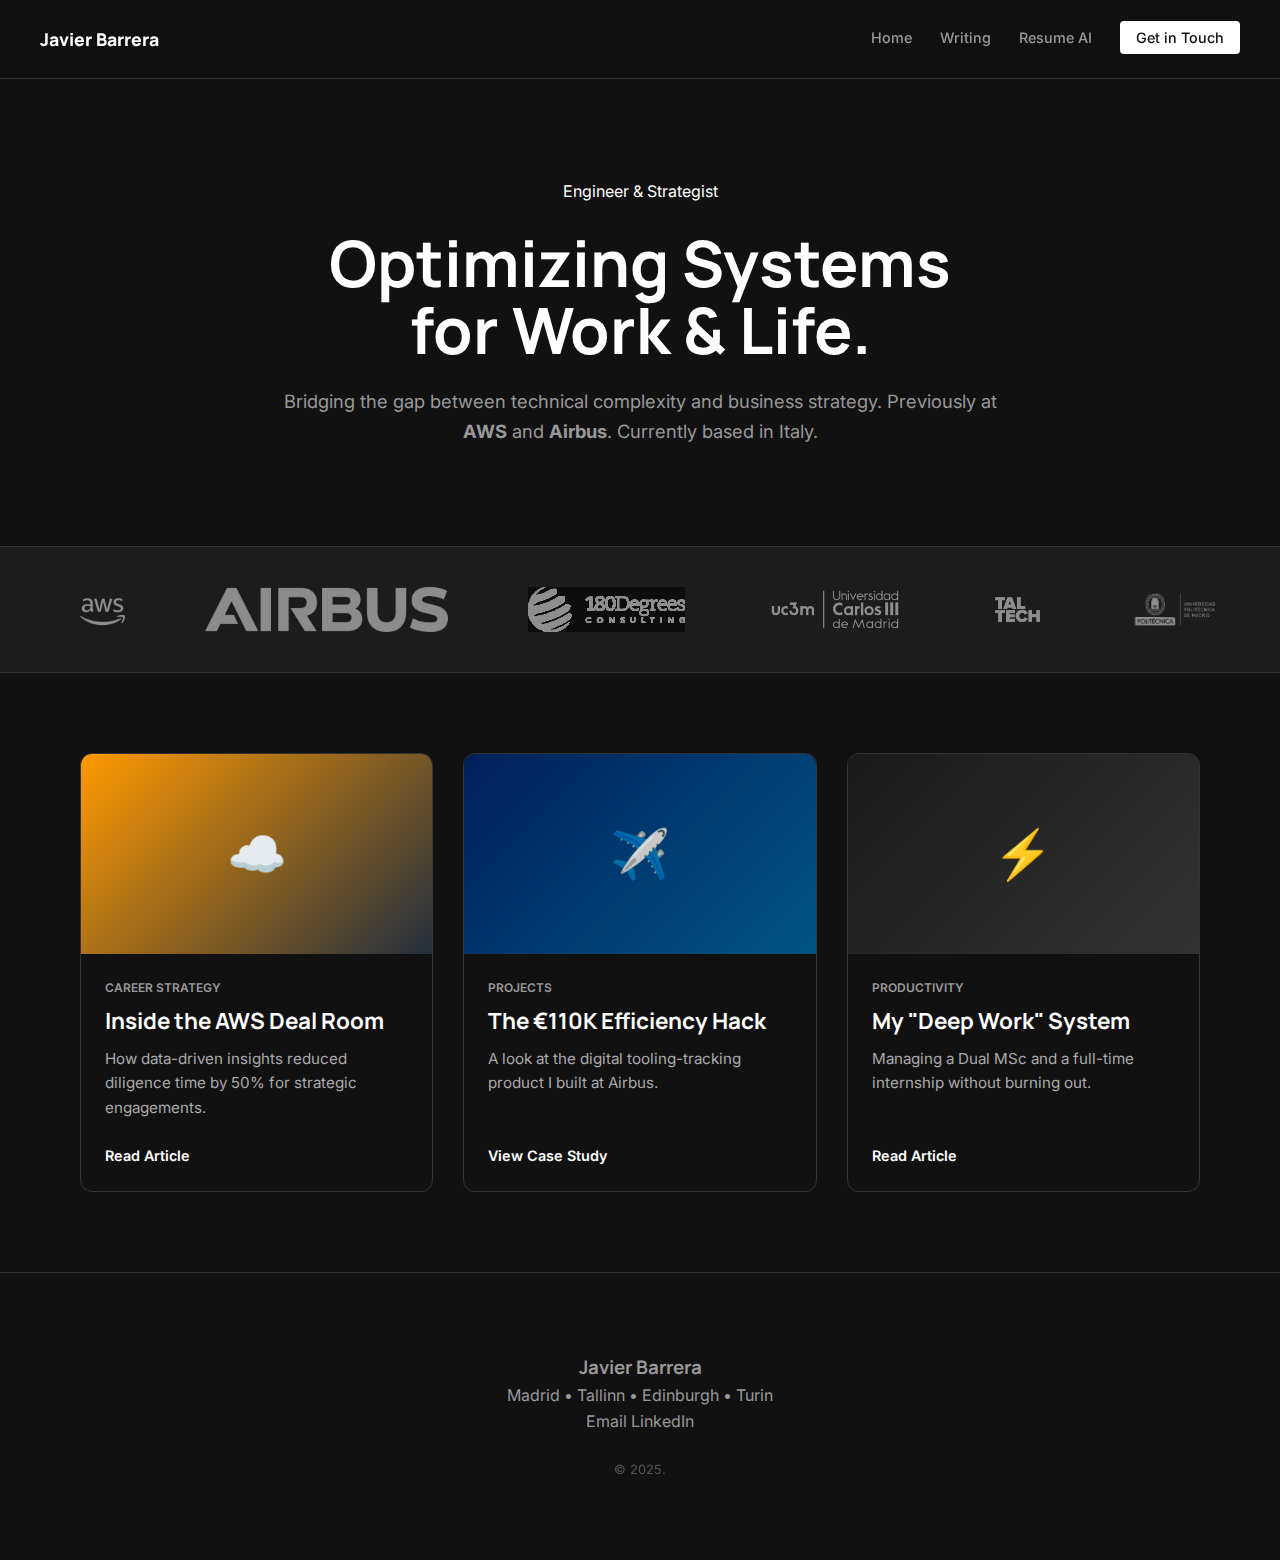
<file: index.html>
<!DOCTYPE html>
<html lang="en">
<head>
    <meta charset="UTF-8">
    <meta name="viewport" content="width=device-width, initial-scale=1.0">
    <title>Javier Barrera | Engineer & Strategist</title>
    <link rel="stylesheet" href="css/style.css">
    <link rel="preconnect" href="https://fonts.googleapis.com">
    <link rel="preconnect" href="https://fonts.gstatic.com" crossorigin>
    <link href="https://fonts.googleapis.com/css2?family=Inter:wght@400;500&family=Manrope:wght@500;700;800&display=swap" rel="stylesheet">
</head>
<body>
    <nav>
        <div class="logo">Javier Barrera</div>
        <div class="menu">
            <a href="index.html">Home</a>
            <a href="writing.html">Writing</a>
            <!-- NEW TOOL BUTTON ADDED HERE -->
            <a href="resume-reviewer.html">Resume AI</a>
            <a href="mailto:javier@gmail.com" class="cta-button">Get in Touch</a>
        </div>
    </nav>

    <header class="hero">
        <div class="hero-content">
            <div class="tag">Engineer & Strategist</div>
            <h1>Optimizing Systems<br>for Work & Life.</h1>
            <p>Bridging the gap between technical complexity and business strategy. Previously at <strong>AWS</strong> and <strong>Airbus</strong>. Currently based in Italy.</p>
        </div>
    </header>

    <!-- LOGO SCROLL BAR FIXED -->
    <div class="marquee-wrapper">
        <div class="marquee-track">
            <!-- Set 1: Unique List -->
            <img src="assets/aws.png" class="logo-img">
            <img src="assets/airbus.png" class="logo-img">
            <img src="assets/180dc.png" class="logo-img">
            <img src="assets/uc3m.png" class="logo-img">
            <img src="assets/taltech.png" class="logo-img">
            <img src="assets/upm.png" class="logo-img">
            <img src="assets/hwu.png" class="logo-img">
            <img src="assets/polito.png" class="logo-img">
            
            <!-- Set 2: Duplicate for Infinite Loop -->
            <img src="assets/aws.png" class="logo-img">
            <img src="assets/airbus.png" class="logo-img">
            <img src="assets/180dc.png" class="logo-img">
            <img src="assets/uc3m.png" class="logo-img">
            <img src="assets/taltech.png" class="logo-img">
            <img src="assets/upm.png" class="logo-img">
            <img src="assets/hwu.png" class="logo-img">
            <img src="assets/polito.png" class="logo-img">
        </div>
    </div>

    <!-- Featured Section (Subset of writing) -->
    <section class="grid-container">
        <a href="articles/aws-strategy.html" class="card">
            <div class="card-image" style="background: linear-gradient(135deg, #FF9900 0%, #232F3E 100%);"><span>☁️</span></div>
            <div class="card-content">
                <span class="card-tag">Career Strategy</span>
                <h2 class="card-title">Inside the AWS Deal Room</h2>
                <p class="card-excerpt">How data-driven insights reduced diligence time by 50% for strategic engagements.</p>
                <div class="read-more">Read Article</div>
            </div>
        </a>
        <!-- Points to template -->
        <a href="articles/template.html" class="card">
            <div class="card-image" style="background: linear-gradient(135deg, #00205B 0%, #005587 100%);"><span>✈️</span></div>
            <div class="card-content">
                <span class="card-tag">Projects</span>
                <h2 class="card-title">The €110K Efficiency Hack</h2>
                <p class="card-excerpt">A look at the digital tooling-tracking product I built at Airbus.</p>
                <div class="read-more">View Case Study</div>
            </div>
        </a>
        <!-- Points to template -->
         <a href="articles/template.html" class="card">
            <div class="card-image" style="background: linear-gradient(135deg, #1a1a1a 0%, #333 100%);"><span>⚡</span></div>
            <div class="card-content">
                <span class="card-tag">Productivity</span>
                <h2 class="card-title">My "Deep Work" System</h2>
                <p class="card-excerpt">Managing a Dual MSc and a full-time internship without burning out.</p>
                <div class="read-more">Read Article</div>
            </div>
        </a>
    </section>

    <footer>
        <div class="footer-content">
            <h3>Javier Barrera</h3>
            <p>Madrid • Tallinn • Edinburgh • Turin</p>
            <div class="social-links">
                <a href="mailto:javier@gmail.com">Email</a>
                <a href="https://linkedin.com/in/javier">LinkedIn</a>
            </div>
            <br><p style="opacity: 0.5; font-size: 0.8rem;">&copy; 2025.</p>
        </div>
    </footer>
</body>
</html>
</file>
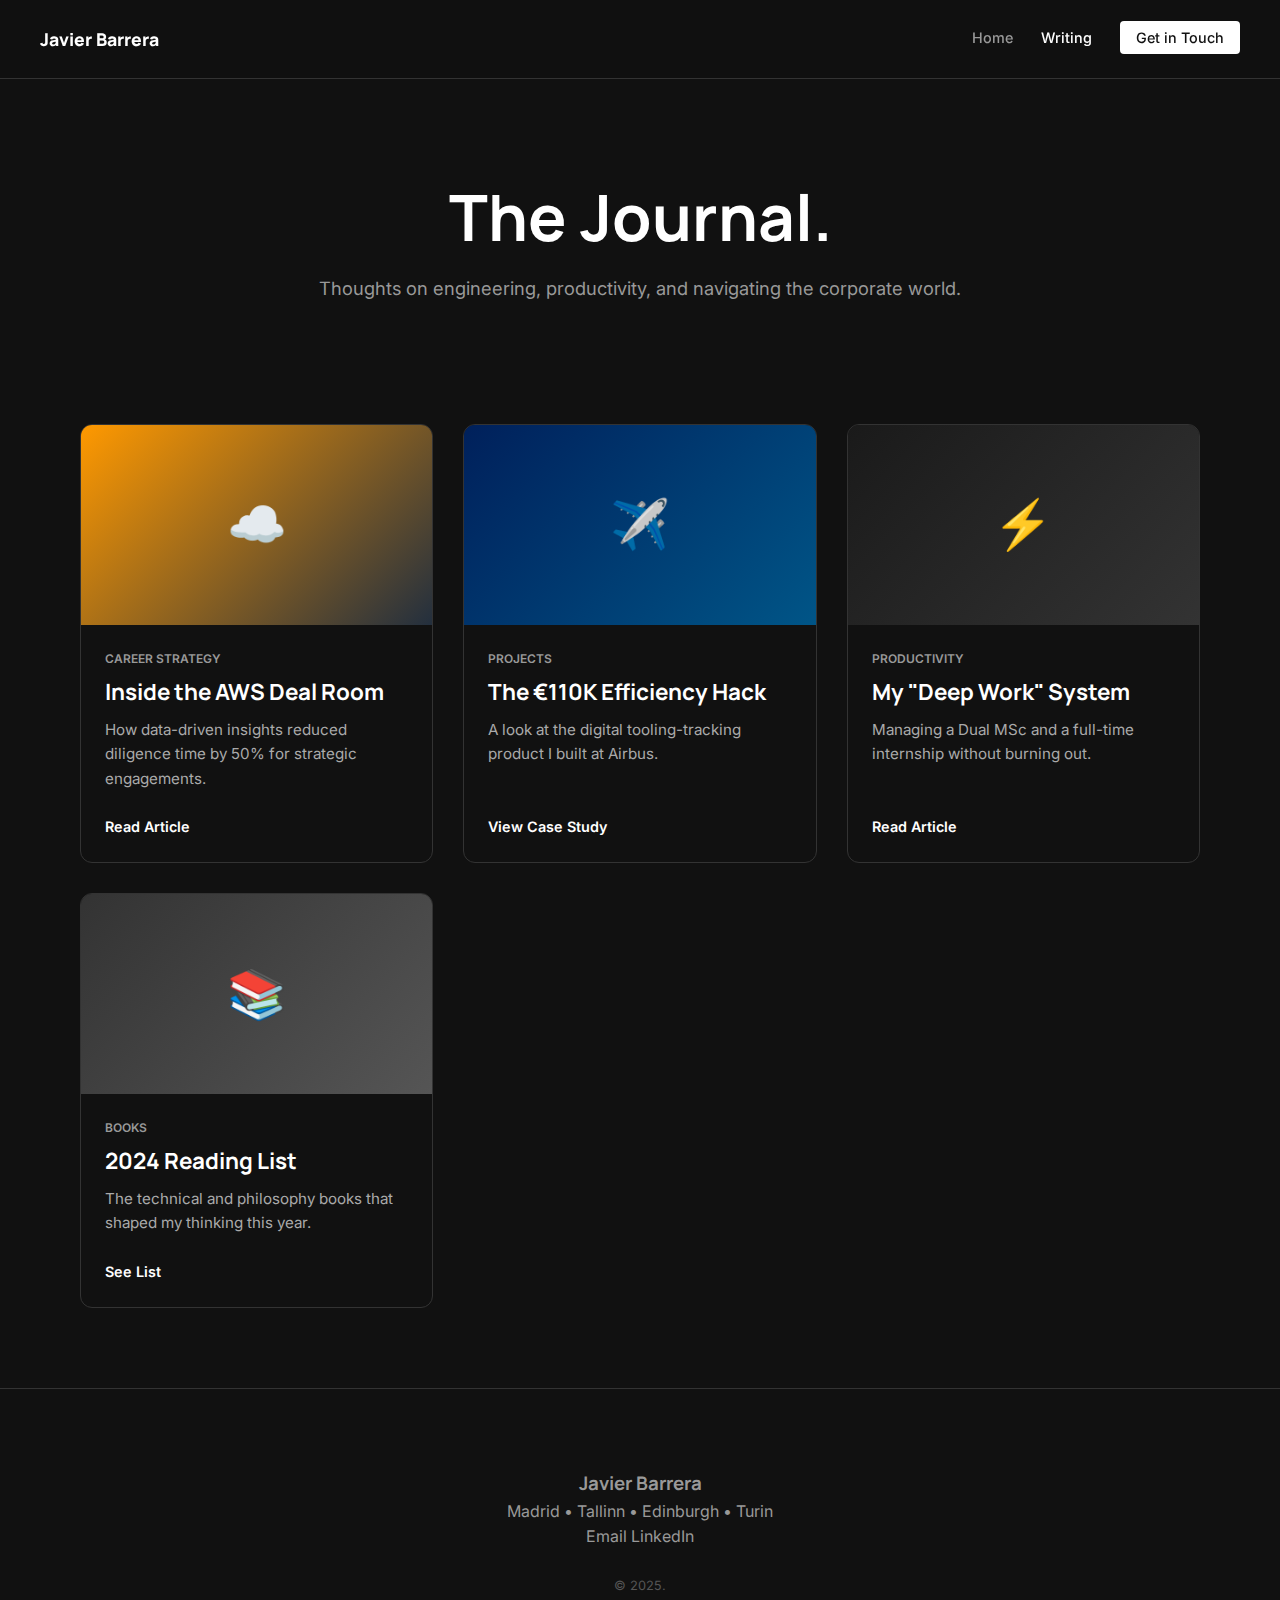
<file: writing.html>
<!DOCTYPE html>
<html lang="en">
<head>
    <meta charset="UTF-8">
    <meta name="viewport" content="width=device-width, initial-scale=1.0">
    <title>Writing | Javier Barrera</title>
    <link rel="stylesheet" href="css/style.css">
    <link rel="preconnect" href="https://fonts.googleapis.com">
    <link rel="preconnect" href="https://fonts.gstatic.com" crossorigin>
    <link href="https://fonts.googleapis.com/css2?family=Inter:wght@400;500&family=Manrope:wght@500;700;800&display=swap" rel="stylesheet">
</head>
<body>
    <nav>
        <div class="logo">Javier Barrera</div>
        <div class="menu">
            <a href="index.html">Home</a>
            <a href="writing.html" style="color:white;">Writing</a>
            <a href="mailto:javier@gmail.com" class="cta-button">Get in Touch</a>
        </div>
    </nav>

    <!-- Writing Header -->
    <header class="hero" style="padding: 80px 20px 40px 20px;">
        <div class="hero-content">
            <h1>The Journal.</h1>
            <p>Thoughts on engineering, productivity, and navigating the corporate world.</p>
        </div>
    </header>

    <!-- Full Article Grid -->
    <section class="grid-container">
        
        <!-- Post 1 -->
        <a href="articles/aws-strategy.html" class="card">
            <div class="card-image" style="background: linear-gradient(135deg, #FF9900 0%, #232F3E 100%);"><span>☁️</span></div>
            <div class="card-content">
                <span class="card-tag">Career Strategy</span>
                <h2 class="card-title">Inside the AWS Deal Room</h2>
                <p class="card-excerpt">How data-driven insights reduced diligence time by 50% for strategic engagements.</p>
                <div class="read-more">Read Article</div>
            </div>
        </a>

        <!-- Post 2 -->
        <a href="articles/template.html" class="card">
            <div class="card-image" style="background: linear-gradient(135deg, #00205B 0%, #005587 100%);"><span>✈️</span></div>
            <div class="card-content">
                <span class="card-tag">Projects</span>
                <h2 class="card-title">The €110K Efficiency Hack</h2>
                <p class="card-excerpt">A look at the digital tooling-tracking product I built at Airbus.</p>
                <div class="read-more">View Case Study</div>
            </div>
        </a>

        <!-- Post 3 -->
         <a href="articles/template.html" class="card">
            <div class="card-image" style="background: linear-gradient(135deg, #1a1a1a 0%, #333 100%);"><span>⚡</span></div>
            <div class="card-content">
                <span class="card-tag">Productivity</span>
                <h2 class="card-title">My "Deep Work" System</h2>
                <p class="card-excerpt">Managing a Dual MSc and a full-time internship without burning out.</p>
                <div class="read-more">Read Article</div>
            </div>
        </a>

        <!-- Post 4 (New One Example) -->
        <a href="articles/template.html" class="card">
            <div class="card-image" style="background: linear-gradient(135deg, #333 0%, #555 100%);"><span>📚</span></div>
            <div class="card-content">
                <span class="card-tag">Books</span>
                <h2 class="card-title">2024 Reading List</h2>
                <p class="card-excerpt">The technical and philosophy books that shaped my thinking this year.</p>
                <div class="read-more">See List</div>
            </div>
        </a>

    </section>

    <footer>
        <div class="footer-content">
            <h3>Javier Barrera</h3>
            <p>Madrid • Tallinn • Edinburgh • Turin</p>
            <div class="social-links">
                <a href="mailto:javier@gmail.com">Email</a>
                <a href="https://linkedin.com/in/javier">LinkedIn</a>
            </div>
            <br><p style="opacity: 0.5; font-size: 0.8rem;">&copy; 2025.</p>
        </div>
    </footer>
</body>
</html>
</file>
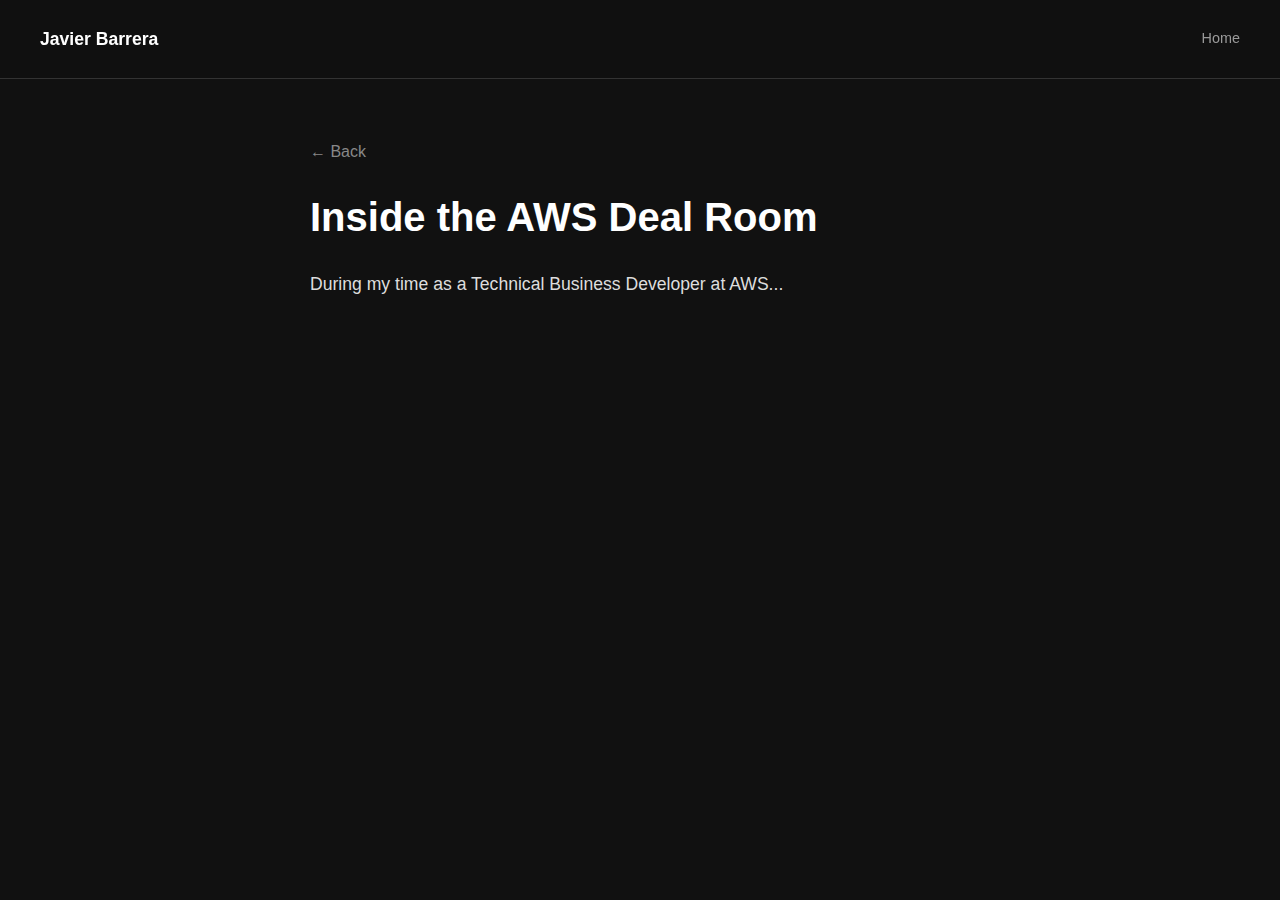
<file: articles/aws-strategy.html>
<!DOCTYPE html>
<html lang="en">
<head>
    <meta charset="UTF-8">
    <title>Inside the AWS Deal Room | Javier Barrera</title>
    <link rel="stylesheet" href="../css/style.css">
</head>
<body>
    <nav><div class="logo">Javier Barrera</div><div class="menu"><a href="../index.html">Home</a></div></nav>
    <div style="max-width:700px; margin:0 auto; padding:60px 20px;">
        <a href="../index.html" style="color:#888;">← Back</a>
        <h1 style="font-size:2.5rem; margin:20px 0; color:white;">Inside the AWS Deal Room</h1>
        <p style="color:#ddd; font-size:1.1rem; line-height:1.8;">During my time as a Technical Business Developer at AWS...</p>
    </div>
</body>
</html>
</file>
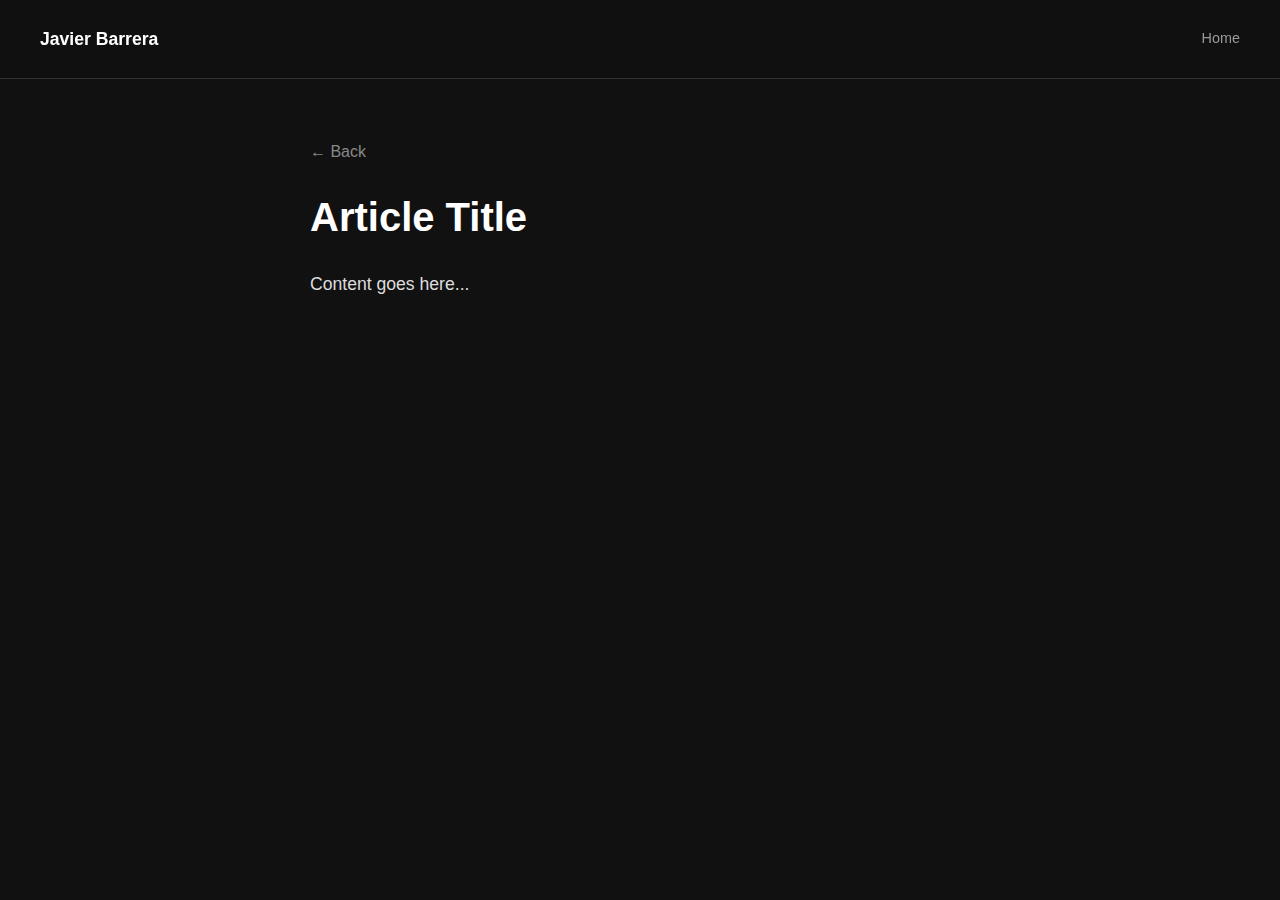
<file: articles/template.html>
<!DOCTYPE html>
<html lang="en">
<head>
    <meta charset="UTF-8">
    <title>Article Title | Javier Barrera</title>
    <link rel="stylesheet" href="../css/style.css">
</head>
<body>
    <nav><div class="logo">Javier Barrera</div><div class="menu"><a href="../index.html">Home</a></div></nav>
    <div style="max-width:700px; margin:0 auto; padding:60px 20px;">
        <a href="../index.html" style="color:#888;">← Back</a>
        <h1 style="font-size:2.5rem; margin:20px 0; color:white;">Article Title</h1>
        <p style="color:#ddd; font-size:1.1rem; line-height:1.8;">Content goes here...</p>
    </div>
</body>
</html>
</file>
<file: css/style.css>
:root { --bg: #111; --surface: #1c1c1c; --text-main: #fff; --text-muted: #999; --border: #333; }
* { margin: 0; padding: 0; box-sizing: border-box; }
body { background: var(--bg); color: var(--text-main); font-family: 'Inter', sans-serif; line-height: 1.6; overflow-x: hidden; }
h1, h2, h3 { font-family: 'Manrope', sans-serif; font-weight: 700; }
a { text-decoration: none; color: inherit; transition: 0.2s; }
nav { display: flex; justify-content: space-between; padding: 25px 40px; border-bottom: 1px solid var(--border); position: sticky; top: 0; background: rgba(17,17,17,0.9); backdrop-filter: blur(10px); z-index: 100; }
.logo { font-family: 'Manrope', sans-serif; font-weight: 800; font-size: 1.1rem; }
.menu a { color: var(--text-muted); font-size: 0.9rem; margin-left: 24px; font-weight: 500; }
.menu a:hover { color: var(--text-main); }
.cta-button { background: var(--text-main); color: var(--bg)!important; padding: 8px 16px; border-radius: 4px; font-weight: 600; }
.hero { padding: 100px 20px; text-align: center; max-width: 800px; margin: 0 auto; }
.hero h1 { font-size: clamp(2.5rem, 5vw, 4.5rem); line-height: 1.05; margin: 24px 0; }
.hero p { color: var(--text-muted); font-size: 1.15rem; }
.marquee-wrapper { width: 100%; padding: 40px 0; border-top: 1px solid var(--border); border-bottom: 1px solid var(--border); background: var(--surface); overflow: hidden; display: flex; }
.marquee-track { display: flex; align-items: center; gap: 80px; animation: scroll 30s linear infinite; padding-left: 80px; }
.logo-img { height: 45px; width: auto; filter: grayscale(100%) brightness(1000%); opacity: 0.5; transition: 0.3s; }
.logo-img:hover { opacity: 1; filter: none; }
@keyframes scroll { 0% { transform: translateX(0); } 100% { transform: translateX(-50%); } }
.grid-container { max-width: 1200px; margin: 0 auto; padding: 80px 40px; display: grid; grid-template-columns: repeat(auto-fill, minmax(340px, 1fr)); gap: 30px; }
.card { border: 1px solid var(--border); border-radius: 12px; overflow: hidden; display: flex; flex-direction: column; }
.card:hover { transform: translateY(-4px); border-color: #555; background: var(--surface); }
.card-image { height: 200px; display: flex; align-items: center; justify-content: center; font-size: 3rem; }
.card-content { padding: 24px; flex-grow: 1; display: flex; flex-direction: column; }
.card-tag { font-size: 0.75rem; text-transform: uppercase; color: var(--text-muted); margin-bottom: 10px; font-weight: 600; }
.card-title { font-size: 1.4rem; margin-bottom: 12px; line-height: 1.25; }
.card-excerpt { font-size: 0.95rem; color: #aaa; margin-bottom: 24px; }
.read-more { margin-top: auto; font-size: 0.9rem; font-weight: 600; }
footer { text-align: center; padding: 80px 0; border-top: 1px solid var(--border); color: var(--text-muted); }
@media(max-width: 768px) { .grid-container { padding: 40px 20px; } h1 { font-size: 2.2rem; } nav { padding: 20px; } }
</file>
